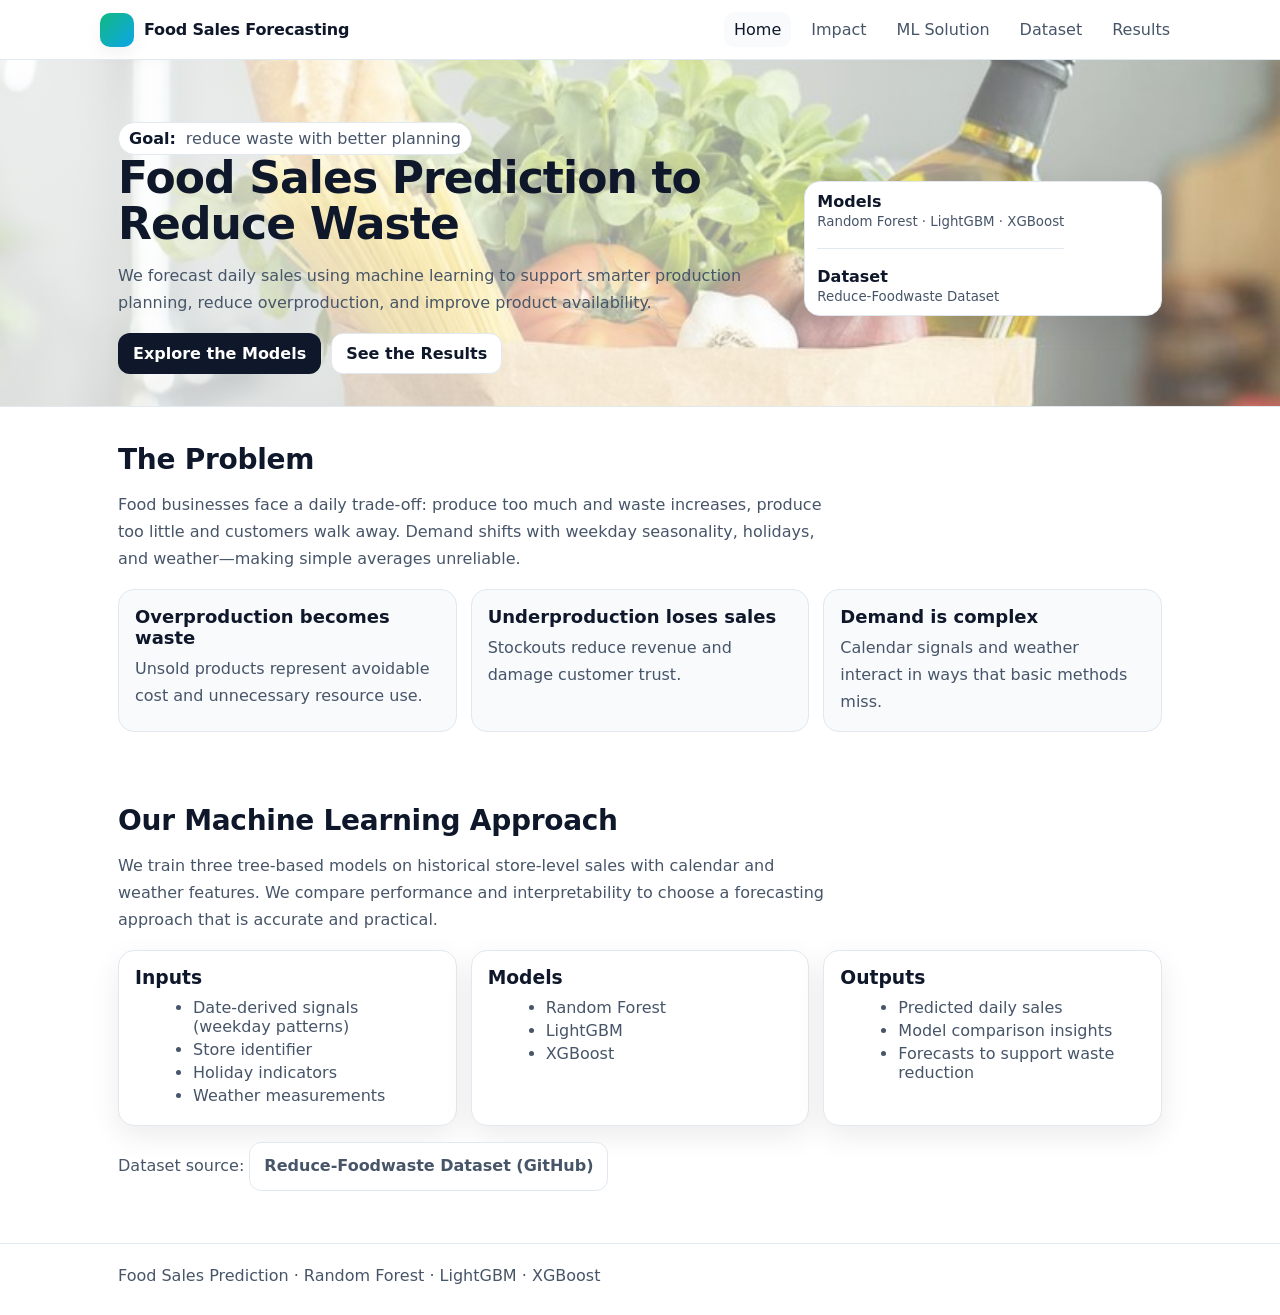
<file: docs/index.html>
<!doctype html>
<html lang="en">
<head>
  <meta charset="utf-8" />
  <meta name="viewport" content="width=device-width,initial-scale=1" />
  <title>Food Sales Prediction to Reduce Waste</title>
  <link rel="stylesheet" href="assets/style.css" />
</head>
<body>
  <header class="nav">
    <div class="container nav-inner">
      <a class="brand" href="index.html"><span class="logo"></span> Food Sales Forecasting</a>
      <nav class="links">
        <a class="active" href="index.html">Home</a>
        <a href="impact.html">Impact</a>
        <a href="ml-solution.html">ML Solution</a>
        <a href="dataset.html">Dataset</a>
        <a href="results.html">Results</a>
      </nav>
    </div>
  </header>

  <main>
    <section class="hero hero-photo">
      <div class="container hero-grid">
        <div>
          <div class="kicker"><b>Goal:</b> reduce waste with better planning</div>
          <h1>Food Sales Prediction to Reduce Waste</h1>
          <p class="lead">
            We forecast daily sales using machine learning to support smarter production planning,
            reduce overproduction, and improve product availability.
          </p>
          <div class="cta">
            <a class="btn primary" href="ml-solution.html">Explore the Models</a>
            <a class="btn" href="results.html">See the Results</a>
          </div>
        </div>
        <div class="badge">
          <div>
            <strong>Models</strong>
            <small>Random Forest · LightGBM · XGBoost</small>
            <hr />
            <strong>Dataset</strong>
            <small>Reduce-Foodwaste Dataset</small>
          </div>
        </div>
      </div>
    </section>

    <section class="section">
      <div class="container">
        <h2>The Problem</h2>
        <p class="lead">
          Food businesses face a daily trade-off: produce too much and waste increases,
          produce too little and customers walk away. Demand shifts with weekday seasonality,
          holidays, and weather—making simple averages unreliable.
        </p>

        <div class="grid3">
          <div class="card">
            <h3>Overproduction becomes waste</h3>
            <p>Unsold products represent avoidable cost and unnecessary resource use.</p>
          </div>
          <div class="card">
            <h3>Underproduction loses sales</h3>
            <p>Stockouts reduce revenue and damage customer trust.</p>
          </div>
          <div class="card">
            <h3>Demand is complex</h3>
            <p>Calendar signals and weather interact in ways that basic methods miss.</p>
          </div>
        </div>
      </div>
    </section>

    <section class="section">
      <div class="container">
        <h2>Our Machine Learning Approach</h2>
        <p class="lead">
          We train three tree-based models on historical store-level sales with calendar and weather features.
          We compare performance and interpretability to choose a forecasting approach that is accurate and practical.
        </p>

        <div class="pipeline">
          <div class="pipe">
            <h3>Inputs</h3>
            <ul>
              <li>Date-derived signals (weekday patterns)</li>
              <li>Store identifier</li>
              <li>Holiday indicators</li>
              <li>Weather measurements</li>
            </ul>
          </div>
          <div class="pipe">
            <h3>Models</h3>
            <ul>
              <li>Random Forest</li>
              <li>LightGBM</li>
              <li>XGBoost</li>
            </ul>
          </div>
          <div class="pipe">
            <h3>Outputs</h3>
            <ul>
              <li>Predicted daily sales</li>
              <li>Model comparison insights</li>
              <li>Forecasts to support waste reduction</li>
            </ul>
          </div>
        </div>

        <p style="margin-top:16px">
          Dataset source: <a class="btn" href="https://github.com/Green-AI-Hub-Mittelstand/Reduce-Foodwaste-Dataset" target="_blank" rel="noreferrer">
            Reduce-Foodwaste Dataset (GitHub)
          </a>
        </p>
      </div>
    </section>
  </main>

  <footer class="footer">
    <div class="container">
      <div>Food Sales Prediction · Random Forest · LightGBM · XGBoost</div>
    </div>
  </footer>
</body>
</html>
</file>
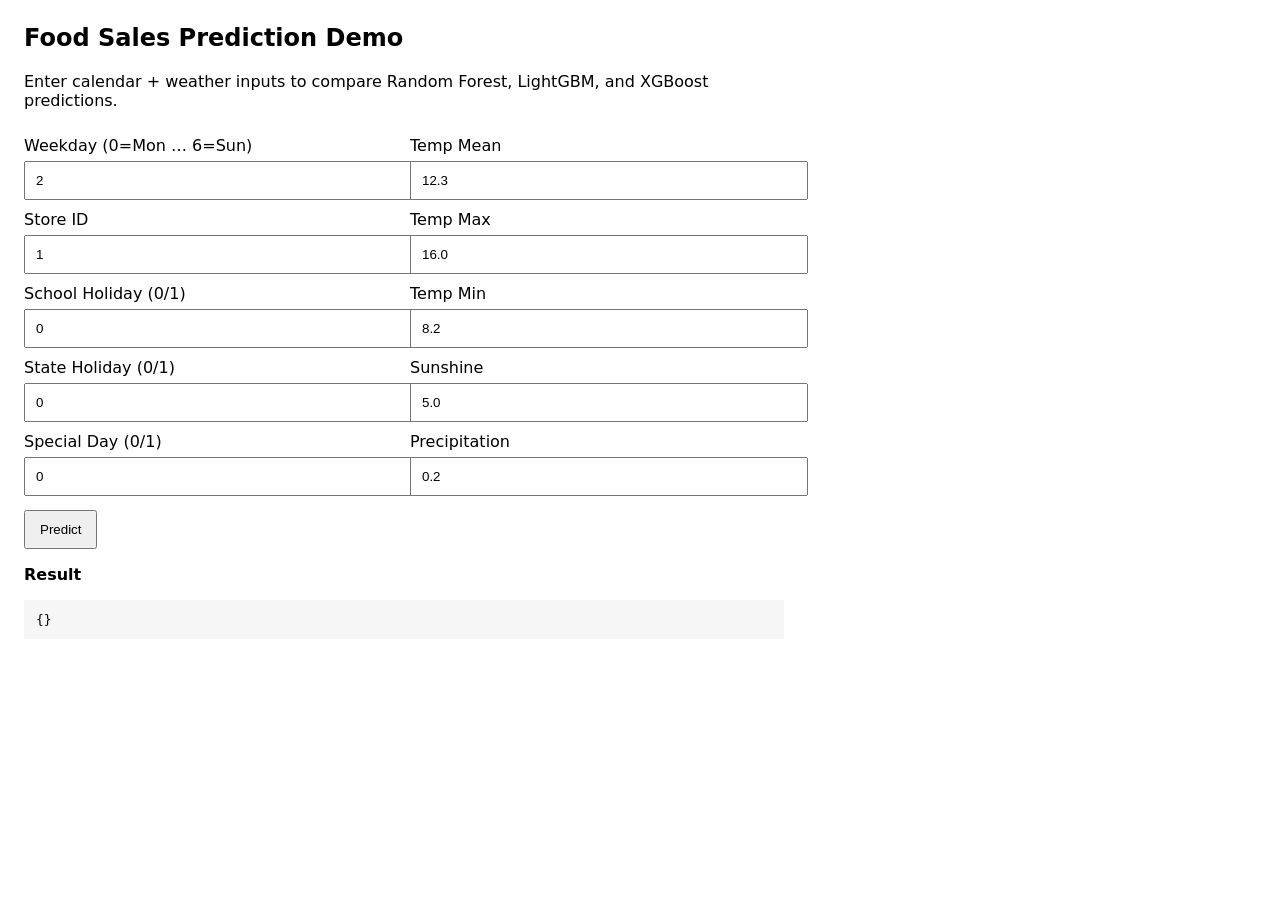
<file: website/index.html>
<!doctype html>
<html>
<head>
  <meta charset="utf-8" />
  <meta name="viewport" content="width=device-width,initial-scale=1" />
  <title>Food Sales Prediction Demo</title>
  <style>
    body{font-family:system-ui,Arial;margin:24px;max-width:760px}
    label{display:block;margin-top:10px}
    input{width:100%;padding:10px;margin-top:6px}
    button{margin-top:14px;padding:10px 14px;cursor:pointer}
    .grid{display:grid;grid-template-columns:1fr 1fr;gap:12px}
    pre{background:#f6f6f6;padding:12px;overflow:auto}
  </style>
</head>
<body>
  <h2>Food Sales Prediction Demo</h2>
  <p>Enter calendar + weather inputs to compare Random Forest, LightGBM, and XGBoost predictions.</p>

  <div class="grid">
    <div>
      <label>Weekday (0=Mon … 6=Sun)
        <input id="weekday" type="number" min="0" max="6" value="2" />
      </label>
      <label>Store ID
        <input id="store_id" type="number" min="0" value="1" />
      </label>
      <label>School Holiday (0/1)
        <input id="is_school_holiday" type="number" min="0" max="1" value="0" />
      </label>
      <label>State Holiday (0/1)
        <input id="is_state_holiday" type="number" min="0" max="1" value="0" />
      </label>
      <label>Special Day (0/1)
        <input id="is_special_day" type="number" min="0" max="1" value="0" />
      </label>
    </div>

    <div>
      <label>Temp Mean
        <input id="temp_mean" type="number" step="0.1" value="12.3" />
      </label>
      <label>Temp Max
        <input id="temp_max" type="number" step="0.1" value="16.0" />
      </label>
      <label>Temp Min
        <input id="temp_min" type="number" step="0.1" value="8.2" />
      </label>
      <label>Sunshine
        <input id="sunshine" type="number" step="0.1" value="5.0" />
      </label>
      <label>Precipitation
        <input id="precipitation" type="number" step="0.1" value="0.2" />
      </label>
    </div>
  </div>

  <button onclick="runPredict()">Predict</button>
  <p><b>Result</b></p>
  <pre id="out">{}</pre>

  <script>
    // Replace with your deployed FastAPI URL, e.g. https://your-api.onrender.com
    const API_BASE = "http://localhost:8000";

    async function runPredict(){
      const payload = {
        weekday: Number(document.getElementById("weekday").value),
        store_id: Number(document.getElementById("store_id").value),
        is_school_holiday: Number(document.getElementById("is_school_holiday").value),
        is_state_holiday: Number(document.getElementById("is_state_holiday").value),
        is_special_day: Number(document.getElementById("is_special_day").value),
        temp_mean: Number(document.getElementById("temp_mean").value),
        temp_max: Number(document.getElementById("temp_max").value),
        temp_min: Number(document.getElementById("temp_min").value),
        sunshine: Number(document.getElementById("sunshine").value),
        precipitation: Number(document.getElementById("precipitation").value),
      };

      const res = await fetch(`${API_BASE}/predict`, {
        method: "POST",
        headers: {"Content-Type":"application/json"},
        body: JSON.stringify(payload)
      });

      const data = await res.json();
      document.getElementById("out").textContent = JSON.stringify(data, null, 2);
    }
  </script>
</body>
</html>
</file>
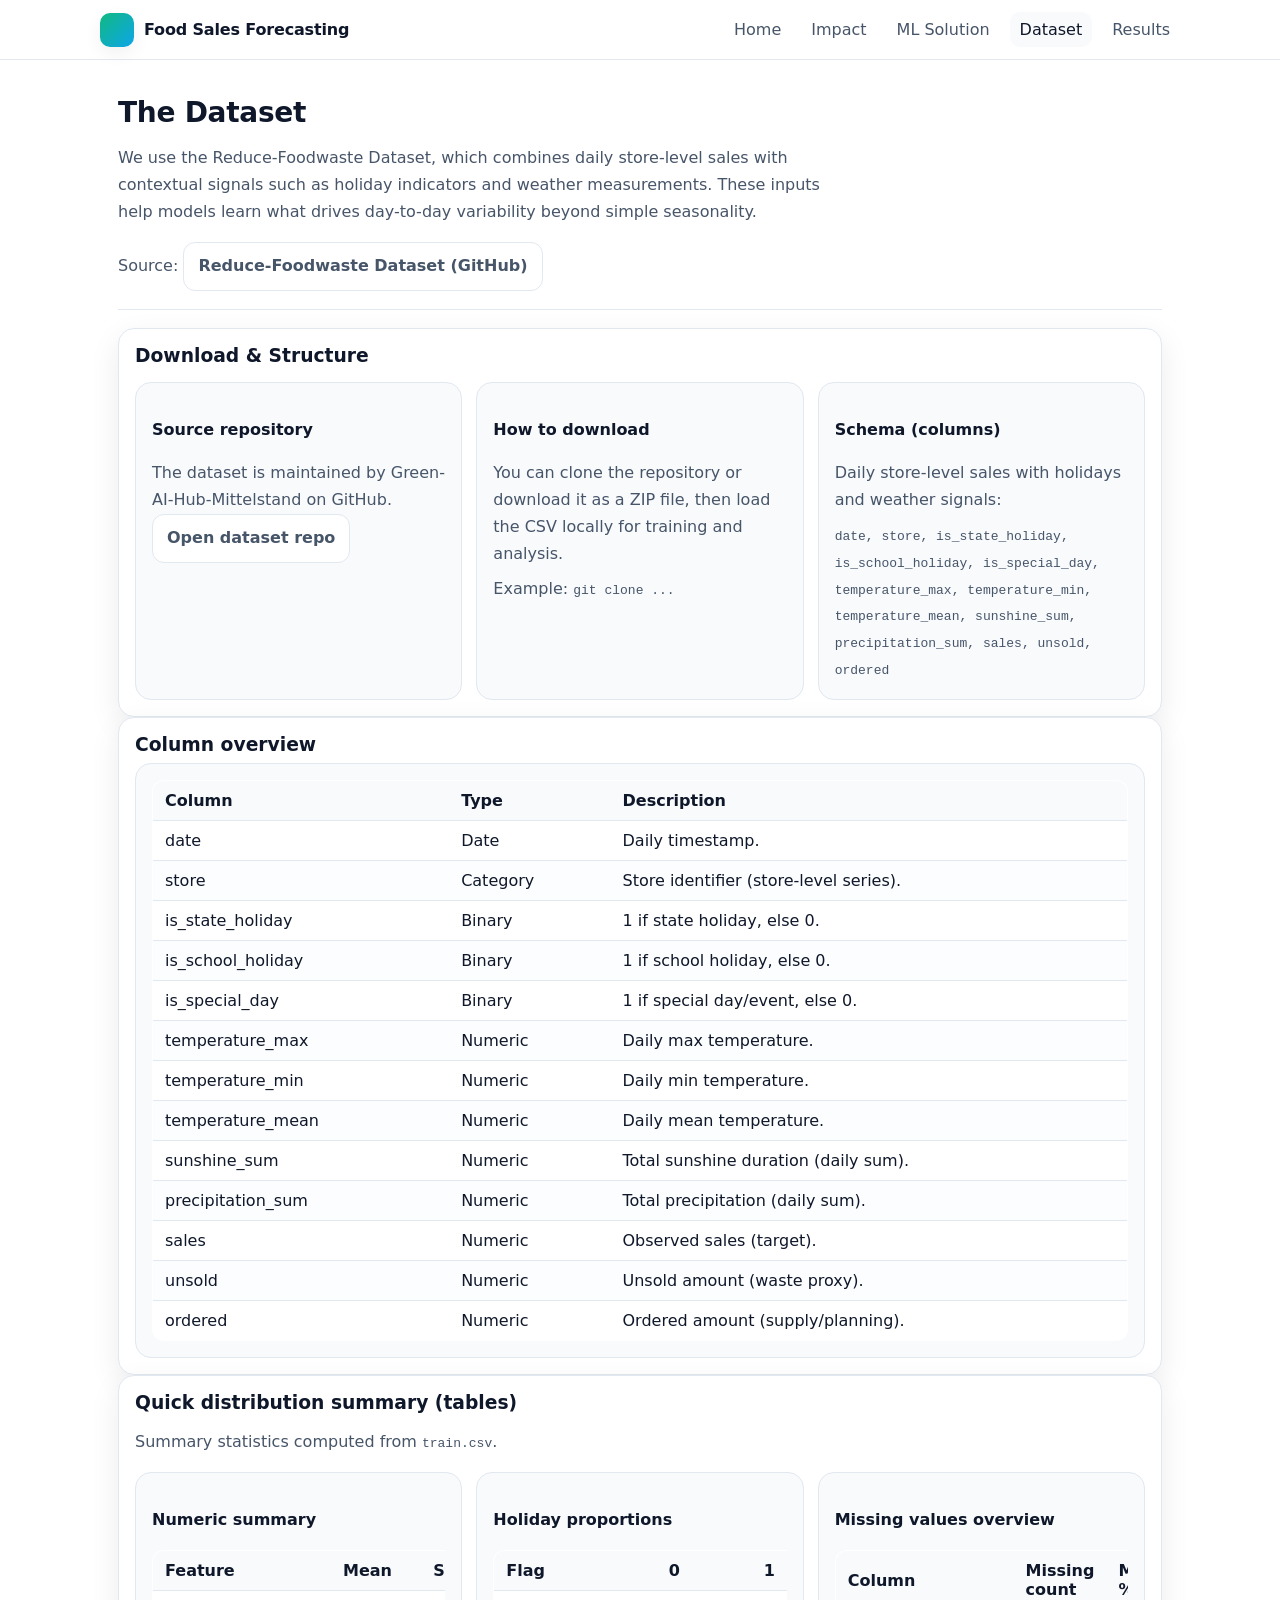
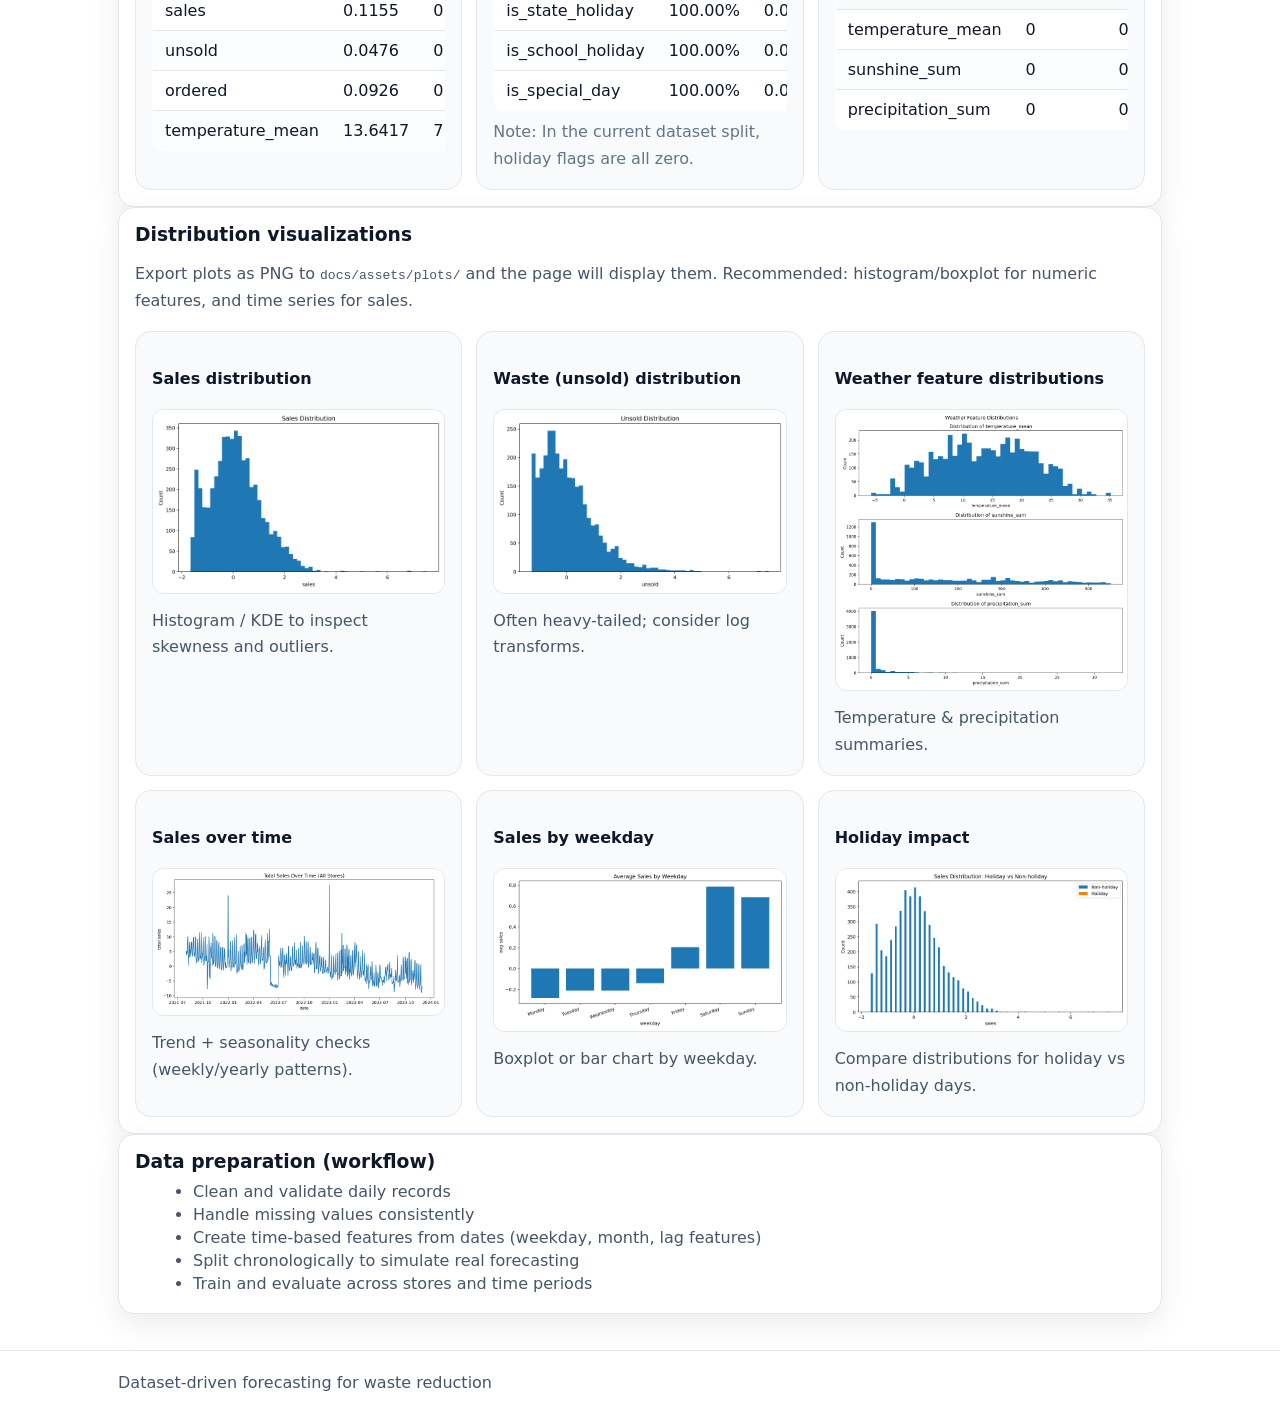
<file: docs/dataset.html>
<!doctype html>
<html lang="en">
<head>
  <meta charset="utf-8" />
  <meta name="viewport" content="width=device-width,initial-scale=1" />
  <title>Dataset · Food Sales Forecasting</title>
  <link rel="stylesheet" href="assets/style.css" />
</head>
<body>
  <header class="nav">
    <div class="container nav-inner">
      <a class="brand" href="index.html"><span class="logo"></span> Food Sales Forecasting</a>
      <nav class="links">
        <a href="index.html">Home</a>
        <a href="impact.html">Impact</a>
        <a href="ml-solution.html">ML Solution</a>
        <a class="active" href="dataset.html">Dataset</a>
        <a href="results.html">Results</a>
      </nav>
    </div>
  </header>

  <main class="section">
    <div class="container">
      <h2>The Dataset</h2>
      <p class="lead">
        We use the Reduce-Foodwaste Dataset, which combines daily store-level sales with contextual signals
        such as holiday indicators and weather measurements. These inputs help models learn what drives
        day-to-day variability beyond simple seasonality.
      </p>

      <p>
        Source:
        <a class="btn" href="https://github.com/Green-AI-Hub-Mittelstand/Reduce-Foodwaste-Dataset" target="_blank" rel="noreferrer">
          Reduce-Foodwaste Dataset (GitHub)
        </a>
      </p>

      <hr />


      <section class="pipe">
        <h3>Download & Structure</h3>

        <div class="grid3">
          <div class="card">
            <h4>Source repository</h4>
            <p style="color:#475569;">
              The dataset is maintained by Green-AI-Hub-Mittelstand on GitHub.
            </p>
            <p>
              <a class="btn" href="https://github.com/Green-AI-Hub-Mittelstand/Reduce-Foodwaste-Dataset" target="_blank" rel="noreferrer">
                Open dataset repo
              </a>
            </p>
          </div>

          <div class="card">
            <h4>How to download</h4>
            <p style="color:#475569;">
              You can clone the repository or download it as a ZIP file, then load the CSV locally for training and analysis.
            </p>
            <p style="color:#475569; margin-top:8px;">
              Example: <code>git clone ...</code>
            </p>
          </div>

          <div class="card">
            <h4>Schema (columns)</h4>
            <p style="color:#475569;">
              Daily store-level sales with holidays and weather signals:
            </p>
            <p style="color:#475569; margin-top:8px;">
              <code>date, store, is_state_holiday, is_school_holiday, is_special_day, temperature_max, temperature_min, temperature_mean, sunshine_sum, precipitation_sum, sales, unsold, ordered</code>
            </p>
          </div>
        </div>
      </section>

      <section class="pipe">
        <h3>Column overview</h3>
        <div class="card" style="overflow:auto;">
          <table class="table">
            <thead>
              <tr>
                <th>Column</th>
                <th>Type</th>
                <th>Description</th>
              </tr>
            </thead>
            <tbody>
              <tr><td>date</td><td>Date</td><td>Daily timestamp.</td></tr>
              <tr><td>store</td><td>Category</td><td>Store identifier (store-level series).</td></tr>
              <tr><td>is_state_holiday</td><td>Binary</td><td>1 if state holiday, else 0.</td></tr>
              <tr><td>is_school_holiday</td><td>Binary</td><td>1 if school holiday, else 0.</td></tr>
              <tr><td>is_special_day</td><td>Binary</td><td>1 if special day/event, else 0.</td></tr>
              <tr><td>temperature_max</td><td>Numeric</td><td>Daily max temperature.</td></tr>
              <tr><td>temperature_min</td><td>Numeric</td><td>Daily min temperature.</td></tr>
              <tr><td>temperature_mean</td><td>Numeric</td><td>Daily mean temperature.</td></tr>
              <tr><td>sunshine_sum</td><td>Numeric</td><td>Total sunshine duration (daily sum).</td></tr>
              <tr><td>precipitation_sum</td><td>Numeric</td><td>Total precipitation (daily sum).</td></tr>
              <tr><td>sales</td><td>Numeric</td><td>Observed sales (target).</td></tr>
              <tr><td>unsold</td><td>Numeric</td><td>Unsold amount (waste proxy).</td></tr>
              <tr><td>ordered</td><td>Numeric</td><td>Ordered amount (supply/planning).</td></tr>
            </tbody>
          </table>
        </div>
      </section>

      <section class="pipe">
        <h3>Quick distribution summary (tables)</h3>
        <p style="color:#475569;">
          Summary statistics computed from <code>train.csv</code>.
        </p>

        <div class="grid3">

          <!-- Numeric summary -->
          <div class="card">
            <h4>Numeric summary</h4>
            <div style="overflow:auto;">
              <table class="table">
                <thead>
                  <tr>
                    <th>Feature</th>
                    <th>Mean</th>
                    <th>Std</th>
                    <th>Min</th>
                    <th>Max</th>
                  </tr>
                </thead>
                <tbody>
                  <tr><td>sales</td><td>0.1155</td><td>0.9977</td><td>-1.657</td><td>7.54</td></tr>
                  <tr><td>unsold</td><td>0.0476</td><td>0.9945</td><td>-1.2898</td><td>7.4724</td></tr>
                  <tr><td>ordered</td><td>0.0926</td><td>0.9675</td><td>-1.7158</td><td>7.8692</td></tr>
                  <tr><td>temperature_mean</td><td>13.6417</td><td>7.8255</td><td>-5.6545</td><td>35.1727</td></tr>
                </tbody>
              </table>
            </div>
          </div>

          <!-- Holiday proportions -->
          <div class="card">
            <h4>Holiday proportions</h4>
            <div style="overflow:auto;">
              <table class="table">
                <thead>
                  <tr>
                    <th>Flag</th>
                    <th>0</th>
                    <th>1</th>
                  </tr>
                </thead>
                <tbody>
                  <tr><td>is_state_holiday</td><td>100.00%</td><td>0.00%</td></tr>
                  <tr><td>is_school_holiday</td><td>100.00%</td><td>0.00%</td></tr>
                  <tr><td>is_special_day</td><td>100.00%</td><td>0.00%</td></tr>
                </tbody>
              </table>
            </div>
            <p style="color:#64748b; margin-top:8px;">
              Note: In the current dataset split, holiday flags are all zero.
            </p>
          </div>

          <!-- Missing overview -->
          <div class="card">
            <h4>Missing values overview</h4>
            <div style="overflow:auto;">
              <table class="table">
                <thead>
                  <tr>
                    <th>Column</th>
                    <th>Missing count</th>
                    <th>Missing %</th>
                  </tr>
                </thead>
                <tbody>
                  <tr><td>temperature_mean</td><td>0</td><td>0.00%</td></tr>
                  <tr><td>sunshine_sum</td><td>0</td><td>0.00%</td></tr>
                  <tr><td>precipitation_sum</td><td>0</td><td>0.00%</td></tr>
                </tbody>
              </table>
            </div>
          </div>

        </div>
      </section>

      <section class="pipe">
        <h3>Distribution visualizations</h3>
        <p style="color:#475569;">
          Export plots as PNG to <code>docs/assets/plots/</code> and the page will display them.
          Recommended: histogram/boxplot for numeric features, and time series for sales.
        </p>

        <div class="grid3">
          <div class="card">
            <h4>Sales distribution</h4>
            <img
              src="assets/plots/dist_sales.png"
              alt="Distribution of sales"
              style="width:100%; border-radius:12px; border:1px solid #e2e8f0;"
            >
            <p style="margin-top:10px; color:#475569;">
              Histogram / KDE to inspect skewness and outliers.
            </p>
          </div>

          <div class="card">
            <h4>Waste (unsold) distribution</h4>
            <img
              src="assets/plots/dist_unsold.png"
              alt="Distribution of unsold"
              style="width:100%; border-radius:12px; border:1px solid #e2e8f0;"
            >
            <p style="margin-top:10px; color:#475569;">
              Often heavy-tailed; consider log transforms.
            </p>
          </div>

          <div class="card">
            <h4>Weather feature distributions</h4>
            <img
              src="assets/plots/dist_weather.png"
              alt="Distributions of temperature and weather variables"
              style="width:100%; border-radius:12px; border:1px solid #e2e8f0;"
            >
            <p style="margin-top:10px; color:#475569;">
              Temperature & precipitation summaries.
            </p>
          </div>
        </div>

        <div class="grid3" style="margin-top:14px;">
          <div class="card">
            <h4>Sales over time</h4>
            <img
              src="assets/plots/timeseries_sales_total.png"
              alt="Total sales over time"
              style="width:100%; border-radius:12px; border:1px solid #e2e8f0;"
            >
            <p style="margin-top:10px; color:#475569;">
              Trend + seasonality checks (weekly/yearly patterns).
            </p>
          </div>

          <div class="card">
            <h4>Sales by weekday</h4>
            <img
              src="assets/plots/sales_by_weekday.png"
              alt="Sales by weekday"
              style="width:100%; border-radius:12px; border:1px solid #e2e8f0;"
            >
            <p style="margin-top:10px; color:#475569;">
              Boxplot or bar chart by weekday.
            </p>
          </div>

          <div class="card">
            <h4>Holiday impact</h4>
            <img
              src="assets/plots/sales_holiday_effect.png"
              alt="Sales holiday effect"
              style="width:100%; border-radius:12px; border:1px solid #e2e8f0;"
            >
            <p style="margin-top:10px; color:#475569;">
              Compare distributions for holiday vs non-holiday days.
            </p>
          </div>
        </div>
      </section>

      <section class="pipe">
        <h3>Data preparation (workflow)</h3>
        <ul>
          <li>Clean and validate daily records</li>
          <li>Handle missing values consistently</li>
          <li>Create time-based features from dates (weekday, month, lag features)</li>
          <li>Split chronologically to simulate real forecasting</li>
          <li>Train and evaluate across stores and time periods</li>
        </ul>
      </section>
    </div>
  </main>

  <footer class="footer">
    <div class="container">Dataset-driven forecasting for waste reduction</div>
  </footer>
</body>
</html>
</file>
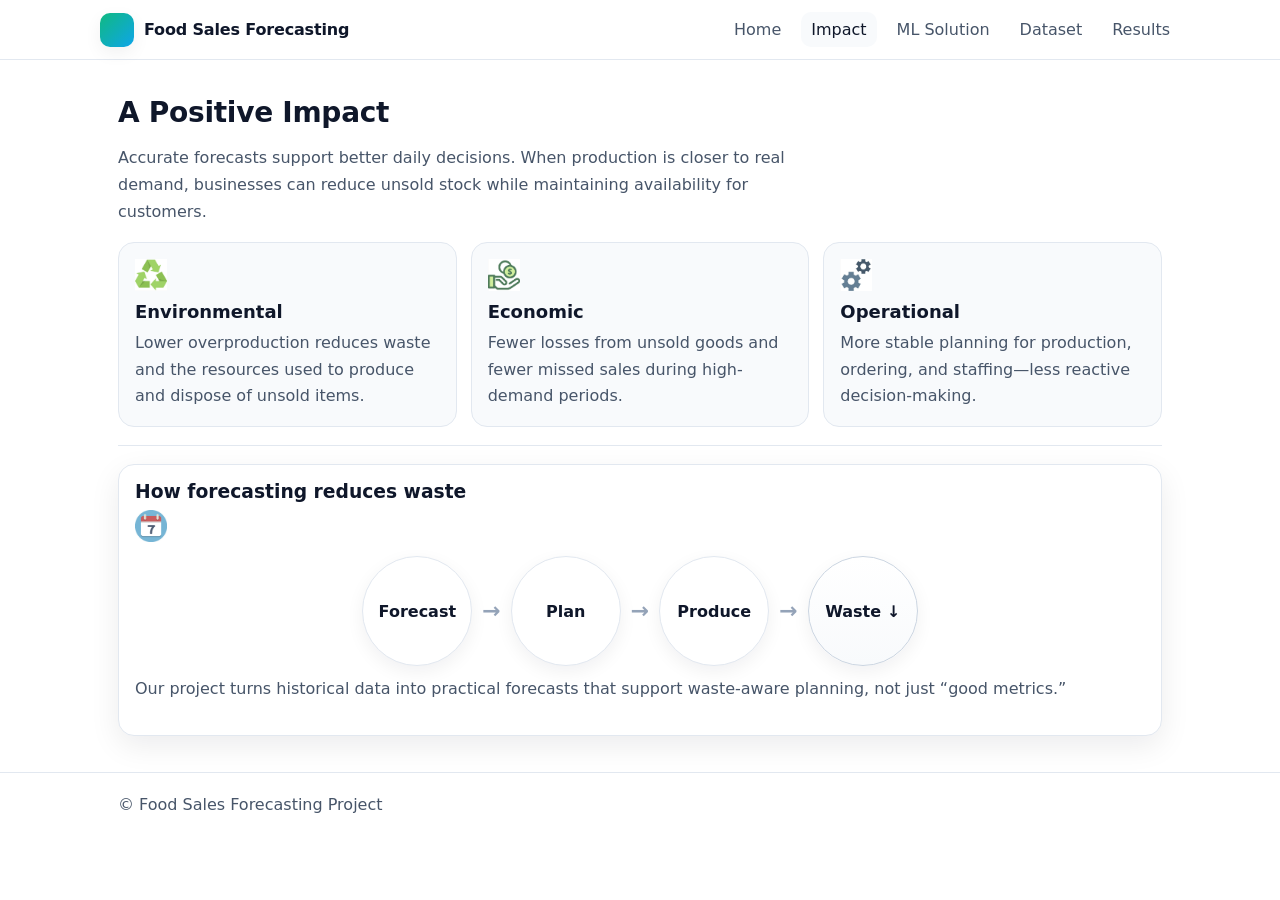
<file: docs/impact.html>
<!doctype html>
<html lang="en">
<head>
  <meta charset="utf-8" />
  <meta name="viewport" content="width=device-width,initial-scale=1" />
  <title>Impact · Food Sales Forecasting</title>
  <link rel="stylesheet" href="assets/style.css" />
</head>
<body>
  <header class="nav">
    <div class="container nav-inner">
      <a class="brand" href="index.html"><span class="logo"></span> Food Sales Forecasting</a>
      <nav class="links">
        <a href="index.html">Home</a>
        <a class="active" href="impact.html">Impact</a>
        <a href="ml-solution.html">ML Solution</a>
        <a href="dataset.html">Dataset</a>
        <a href="results.html">Results</a>
      </nav>
    </div>
  </header>

  <main class="section">
    <div class="container">
      <h2>A Positive Impact</h2>
      <p class="lead">
        Accurate forecasts support better daily decisions. When production is closer to real demand,
        businesses can reduce unsold stock while maintaining availability for customers.
      </p>

      <div class="grid3">
        <div class="card">
            <img src="assets/recycle.png" alt="Environmental impact" class="icon">
            <h3>Environmental</h3>
            <p>Lower overproduction reduces waste and the resources used to produce and dispose of unsold items.</p>
          </div>
          
          <div class="card">
            <img src="assets/money.png" alt="Economic impact" class="icon">
            <h3>Economic</h3>
            <p>Fewer losses from unsold goods and fewer missed sales during high-demand periods.</p>
          </div>
          
          <div class="card">
            <img src="assets/gear.png" alt="Operational impact" class="icon">
            <h3>Operational</h3>
            <p>More stable planning for production, ordering, and staffing—less reactive decision-making.</p>
          </div>
      </div>

      <hr />

      <section class="pipe">
        <h3>How forecasting reduces waste</h3>
        <img src="assets/calendar.png" alt="Planning calendar" class="icon">

        <div class="flow" aria-label="Forecasting flow: Forecast, Plan, Produce, Waste down">
          <div class="node">Forecast</div>
          <div class="arrow" aria-hidden="true">→</div>
          <div class="node">Plan</div>
          <div class="arrow" aria-hidden="true">→</div>
          <div class="node">Produce</div>
          <div class="arrow" aria-hidden="true">→</div>
          <div class="node node-accent">Waste ↓</div>
        </div>

        <p class="flow-note">
          Our project turns historical data into practical forecasts that support waste-aware planning,
          not just “good metrics.”
        </p>
      </section>

      <style>
        /* Flow circles */
        .flow{
          display:flex;
          align-items:center;
          justify-content:center;
          flex-wrap:wrap;
          gap:10px;
          margin:14px 0 10px;
        }

        .flow .node{
          width:110px;
          height:110px;
          border-radius:999px;
          display:flex;
          align-items:center;
          justify-content:center;
          text-align:center;
          font-weight:600;
          padding:10px;
          background:#fff;
          border:1px solid #e2e8f0;
          box-shadow:0 6px 18px rgba(15, 23, 42, 0.06);
        }

        .flow .node-accent{
          border-color:#cbd5e1;
          background:linear-gradient(180deg, #ffffff, #f8fafc);
        }

        .flow .arrow{
          font-size:22px;
          line-height:1;
          color:#94a3b8;
          font-weight:700;
          user-select:none;
        }

        .flow-note{
          margin-top:8px;
          color:#475569;
        }

        /* Mobile: stack with down arrows */
        @media (max-width: 520px){
          .flow{
            flex-direction:column;
            gap:8px;
          }
          .flow .arrow{
            transform:rotate(90deg);
          }
        }
      </style>    
    </div>
  </main>

  <footer class="footer">
    <div class="container">© Food Sales Forecasting Project</div>
  </footer>
</body>
</html>
</file>
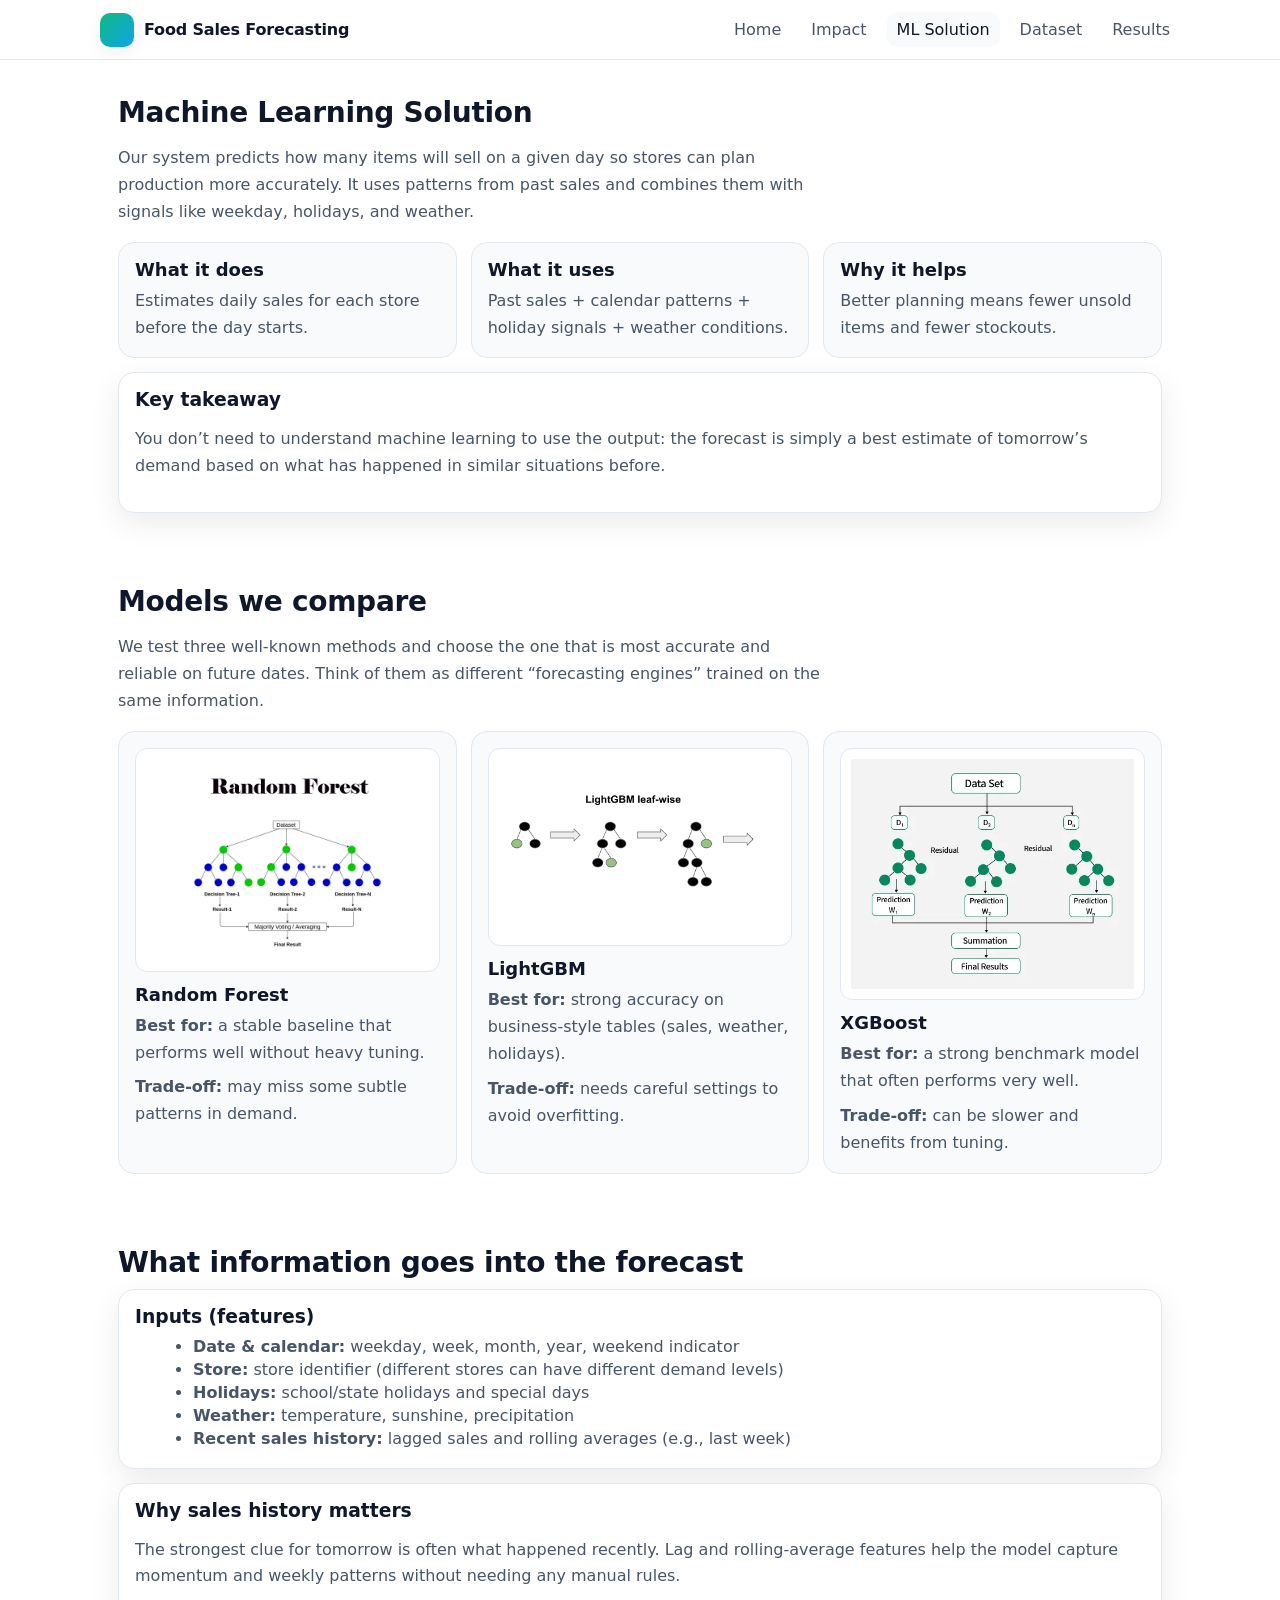
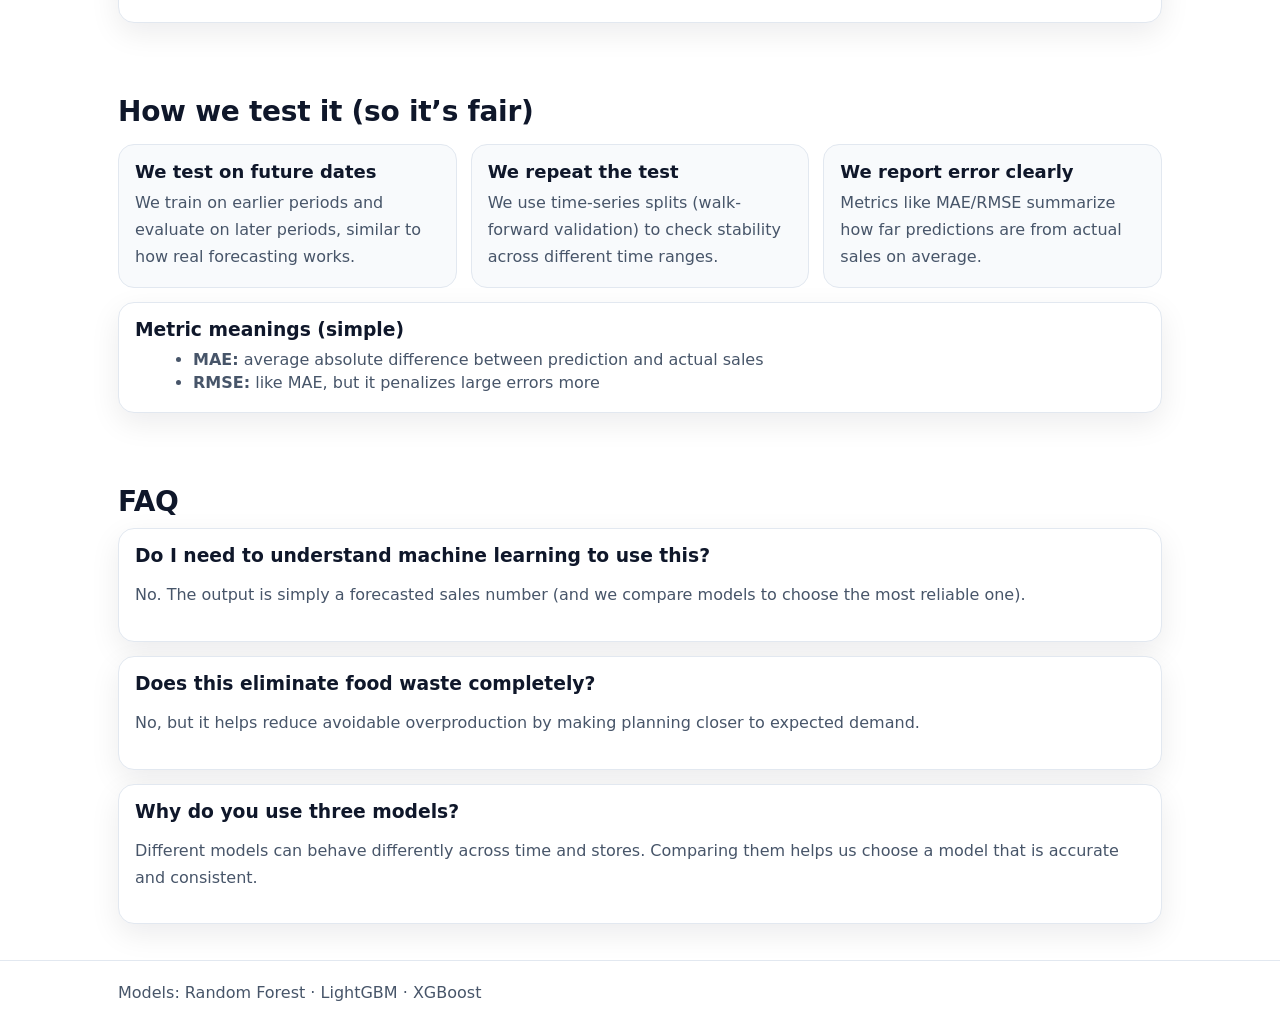
<file: docs/ml-solution.html>
<!doctype html>
<html lang="en">
<head>
  <meta charset="utf-8" />
  <meta name="viewport" content="width=device-width,initial-scale=1" />
  <title>ML Solution · Food Sales Forecasting</title>
  <link rel="stylesheet" href="assets/style.css" />
</head>
<body>
  <header class="nav">
    <div class="container nav-inner">
      <a class="brand" href="index.html"><span class="logo"></span> Food Sales Forecasting</a>
      <nav class="links">
        <a href="index.html">Home</a>
        <a href="impact.html">Impact</a>
        <a class="active" href="ml-solution.html">ML Solution</a>
        <a href="dataset.html">Dataset</a>
        <a href="results.html">Results</a>
      </nav>
    </div>
  </header>

  <main>
    <!-- TOP SUMMARY -->
    <section class="section">
      <div class="container">
        <h2>Machine Learning Solution</h2>
        <p class="lead">
          Our system predicts how many items will sell on a given day so stores can plan production more accurately.
          It uses patterns from past sales and combines them with signals like weekday, holidays, and weather.
        </p>

        <div class="grid3">
          <div class="card">
            <h3>What it does</h3>
            <p>Estimates daily sales for each store before the day starts.</p>
          </div>
          <div class="card">
            <h3>What it uses</h3>
            <p>Past sales + calendar patterns + holiday signals + weather conditions.</p>
          </div>
          <div class="card">
            <h3>Why it helps</h3>
            <p>Better planning means fewer unsold items and fewer stockouts.</p>
          </div>
        </div>

        <div class="pipe" style="margin-top:14px">
          <h3>Key takeaway</h3>
          <p>
            You don’t need to understand machine learning to use the output: the forecast is simply a best estimate
            of tomorrow’s demand based on what has happened in similar situations before.
          </p>
        </div>
      </div>
    </section>

    <!-- MODELS (NON-TECHNICAL) -->
    <section class="section">
      <div class="container">
        <h2>Models we compare</h2>
        <p class="lead">
          We test three well-known methods and choose the one that is most accurate and reliable on future dates.
          Think of them as different “forecasting engines” trained on the same information.
        </p>

        <div class="grid3">
          <div class="card model-card">
            <img src="assets/random_forest.png"
                alt="Random Forest model diagram"
                class="model-img">
            <h3>Random Forest</h3>
            <p><b>Best for:</b> a stable baseline that performs well without heavy tuning.</p>
            <p style="margin-top:8px;"><b>Trade-off:</b> may miss some subtle patterns in demand.</p>
          </div>

          <div class="card model-card">
            <img src="assets/lightgbm.png"
                alt="LightGBM model diagram"
                class="model-img">
            <h3>LightGBM</h3>
            <p><b>Best for:</b> strong accuracy on business-style tables (sales, weather, holidays).</p>
            <p style="margin-top:8px;"><b>Trade-off:</b> needs careful settings to avoid overfitting.</p>
          </div>

          <div class="card model-card">
            <img src="assets/xgboost.png"
                alt="XGBoost model diagram"
                class="model-img">
            <h3>XGBoost</h3>
            <p><b>Best for:</b> a strong benchmark model that often performs very well.</p>
            <p style="margin-top:8px;"><b>Trade-off:</b> can be slower and benefits from tuning.</p>
          </div>
        </div>
      </div>
    </section>

    <!-- FEATURES -->
    <section class="section">
      <div class="container">
        <h2>What information goes into the forecast</h2>
        <div class="pipe">
          <h3>Inputs (features)</h3>
          <ul>
            <li><b>Date & calendar:</b> weekday, week, month, year, weekend indicator</li>
            <li><b>Store:</b> store identifier (different stores can have different demand levels)</li>
            <li><b>Holidays:</b> school/state holidays and special days</li>
            <li><b>Weather:</b> temperature, sunshine, precipitation</li>
            <li><b>Recent sales history:</b> lagged sales and rolling averages (e.g., last week)</li>
          </ul>
        </div>

        <div class="pipe" style="margin-top:14px">
          <h3>Why sales history matters</h3>
          <p>
            The strongest clue for tomorrow is often what happened recently. Lag and rolling-average features help
            the model capture momentum and weekly patterns without needing any manual rules.
          </p>
        </div>
      </div>
    </section>

    <!-- EVALUATION -->
    <section class="section">
      <div class="container">
        <h2>How we test it (so it’s fair)</h2>

        <div class="grid3">
          <div class="card">
            <h3>We test on future dates</h3>
            <p>
              We train on earlier periods and evaluate on later periods, similar to how real forecasting works.
            </p>
          </div>
          <div class="card">
            <h3>We repeat the test</h3>
            <p>
              We use time-series splits (walk-forward validation) to check stability across different time ranges.
            </p>
          </div>
          <div class="card">
            <h3>We report error clearly</h3>
            <p>
              Metrics like MAE/RMSE summarize how far predictions are from actual sales on average.
            </p>
          </div>
        </div>

        <div class="pipe" style="margin-top:14px">
          <h3>Metric meanings (simple)</h3>
          <ul>
            <li><b>MAE:</b> average absolute difference between prediction and actual sales</li>
            <li><b>RMSE:</b> like MAE, but it penalizes large errors more</li>
          </ul>
        </div>
      </div>
    </section>

    <!-- FAQ -->
    <section class="section">
      <div class="container">
        <h2>FAQ</h2>

        <div class="pipe">
          <h3>Do I need to understand machine learning to use this?</h3>
          <p>No. The output is simply a forecasted sales number (and we compare models to choose the most reliable one).</p>
        </div>

        <div class="pipe" style="margin-top:14px">
          <h3>Does this eliminate food waste completely?</h3>
          <p>No, but it helps reduce avoidable overproduction by making planning closer to expected demand.</p>
        </div>

        <div class="pipe" style="margin-top:14px">
          <h3>Why do you use three models?</h3>
          <p>Different models can behave differently across time and stores. Comparing them helps us choose a model that is accurate and consistent.</p>
        </div>
      </div>
    </section>
  </main>

  <footer class="footer">
    <div class="container">Models: Random Forest · LightGBM · XGBoost</div>
  </footer>
</body>
</html>
</file>
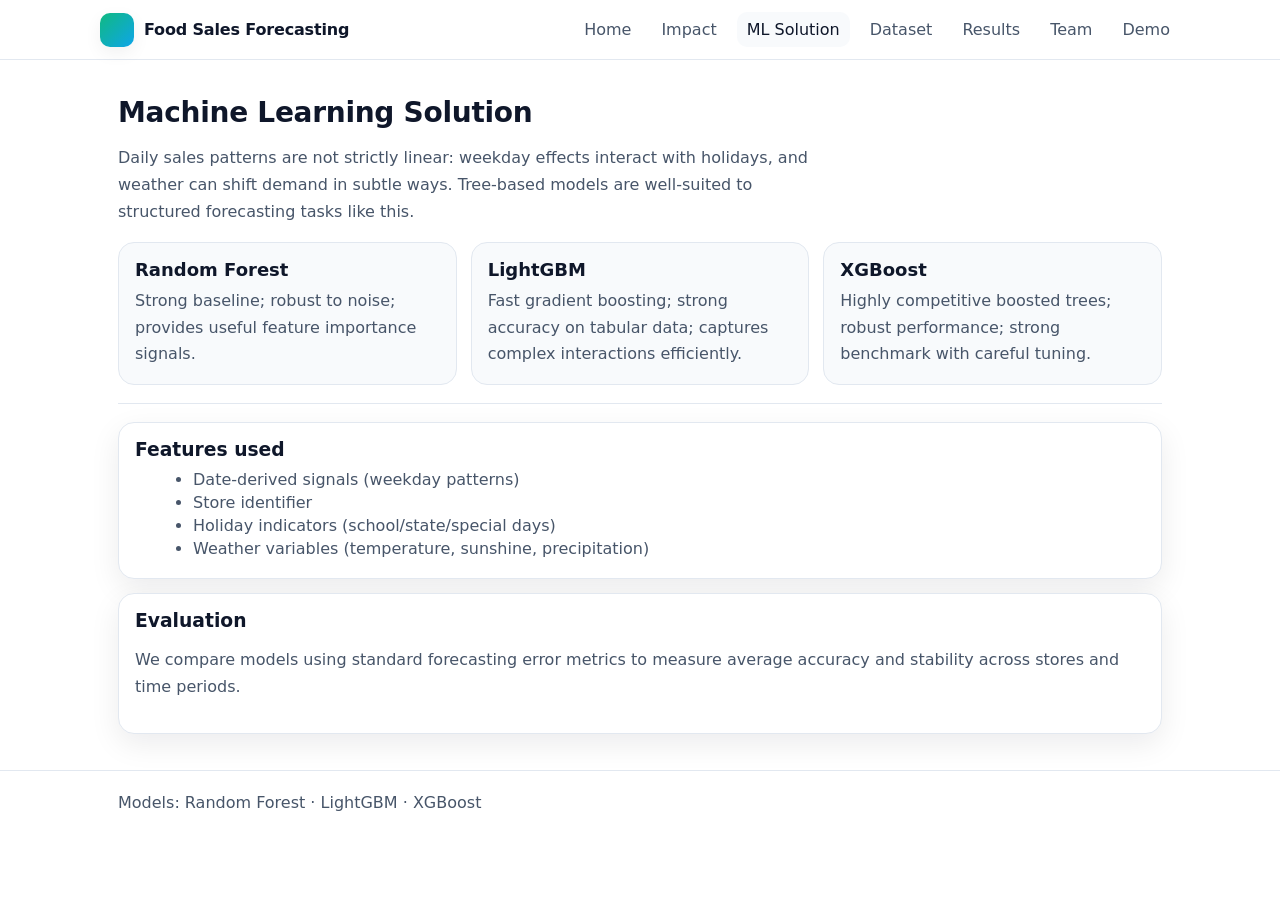
<file: docs/ml_solution.html>
<!doctype html>
<html lang="en">
<head>
  <meta charset="utf-8" />
  <meta name="viewport" content="width=device-width,initial-scale=1" />
  <title>ML Solution · Food Sales Forecasting</title>
  <link rel="stylesheet" href="assets/style.css" />
</head>
<body>
  <header class="nav">
    <div class="container nav-inner">
      <a class="brand" href="index.html"><span class="logo"></span> Food Sales Forecasting</a>
      <nav class="links">
        <a href="index.html">Home</a>
        <a href="impact.html">Impact</a>
        <a class="active" href="ml-solution.html">ML Solution</a>
        <a href="dataset.html">Dataset</a>
        <a href="results.html">Results</a>
        <a href="team.html">Team</a>
        <a href="demo.html">Demo</a>
      </nav>
    </div>
  </header>

  <main class="section">
    <div class="container">
      <h2>Machine Learning Solution</h2>
      <p class="lead">
        Daily sales patterns are not strictly linear: weekday effects interact with holidays,
        and weather can shift demand in subtle ways. Tree-based models are well-suited to structured
        forecasting tasks like this.
      </p>

      <div class="grid3">
        <div class="card">
          <h3>Random Forest</h3>
          <p>Strong baseline; robust to noise; provides useful feature importance signals.</p>
        </div>
        <div class="card">
          <h3>LightGBM</h3>
          <p>Fast gradient boosting; strong accuracy on tabular data; captures complex interactions efficiently.</p>
        </div>
        <div class="card">
          <h3>XGBoost</h3>
          <p>Highly competitive boosted trees; robust performance; strong benchmark with careful tuning.</p>
        </div>
      </div>

      <hr />

      <div class="pipe">
        <h3>Features used</h3>
        <ul>
          <li>Date-derived signals (weekday patterns)</li>
          <li>Store identifier</li>
          <li>Holiday indicators (school/state/special days)</li>
          <li>Weather variables (temperature, sunshine, precipitation)</li>
        </ul>
      </div>

      <div class="pipe" style="margin-top:14px">
        <h3>Evaluation</h3>
        <p>
          We compare models using standard forecasting error metrics to measure average accuracy and stability
          across stores and time periods.
        </p>
      </div>
    </div>
  </main>

  <footer class="footer">
    <div class="container">Models: Random Forest · LightGBM · XGBoost</div>
  </footer>
</body>
</html>
</file>
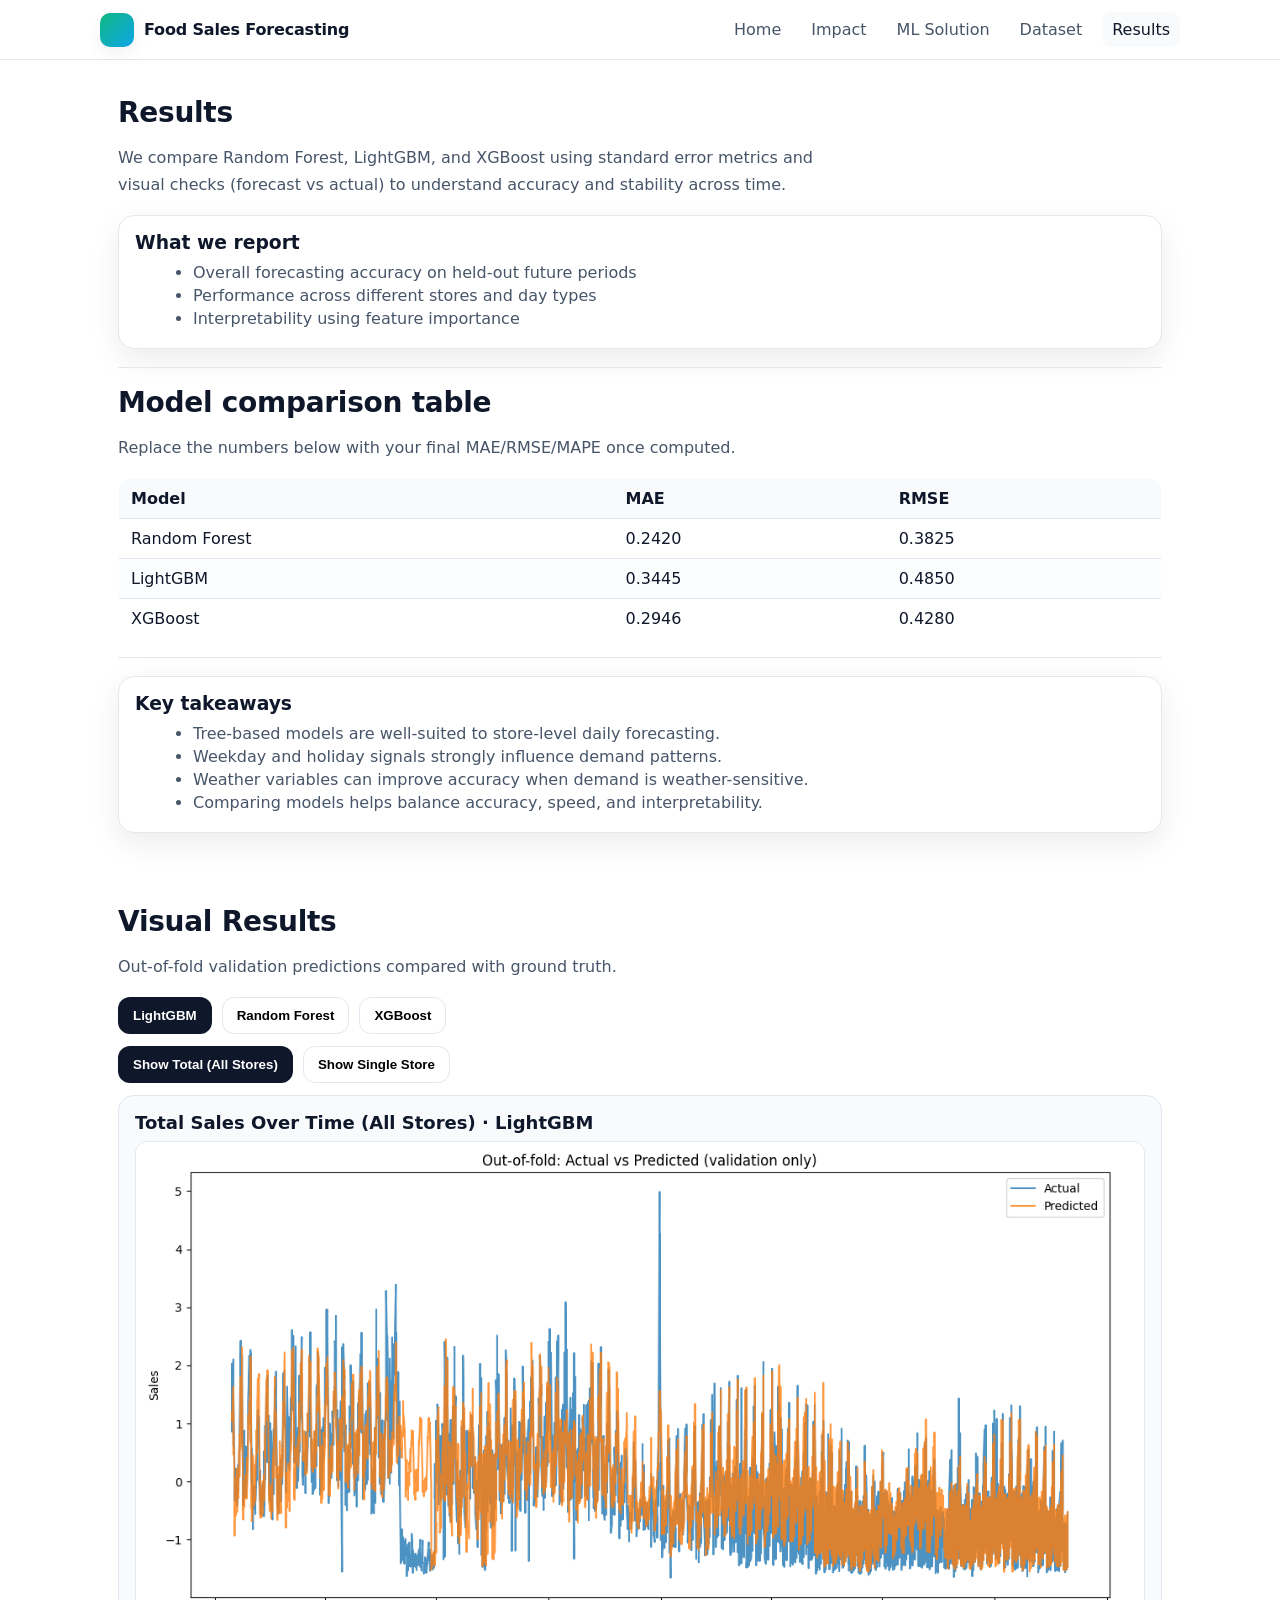
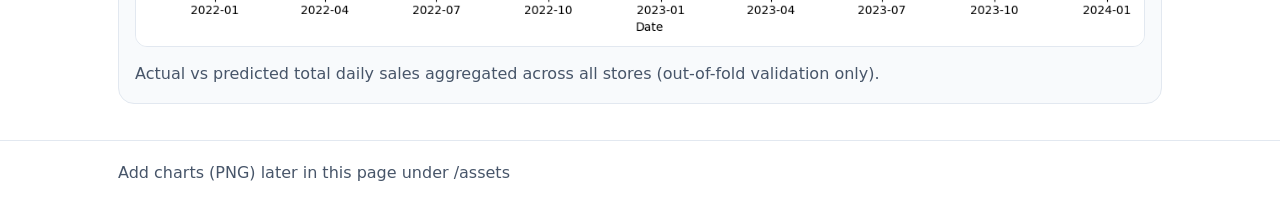
<file: docs/results.html>
<!doctype html>
<html lang="en">
<head>
  <meta charset="utf-8" />
  <meta name="viewport" content="width=device-width,initial-scale=1" />
  <title>Results · Food Sales Forecasting</title>
  <link rel="stylesheet" href="assets/style.css" />
</head>
<body>
  <header class="nav">
    <div class="container nav-inner">
      <a class="brand" href="index.html"><span class="logo"></span> Food Sales Forecasting</a>
      <nav class="links">
        <a href="index.html">Home</a>
        <a href="impact.html">Impact</a>
        <a href="ml-solution.html">ML Solution</a>
        <a href="dataset.html">Dataset</a>
        <a class="active" href="results.html">Results</a>
      </nav>
    </div>
  </header>

  <main class="section">
    <div class="container">
      <h2>Results</h2>
      <p class="lead">
        We compare Random Forest, LightGBM, and XGBoost using standard error metrics and visual checks
        (forecast vs actual) to understand accuracy and stability across time.
      </p>

      <div class="pipe">
        <h3>What we report</h3>
        <ul>
          <li>Overall forecasting accuracy on held-out future periods</li>
          <li>Performance across different stores and day types</li>
          <li>Interpretability using feature importance</li>
        </ul>
      </div>

      <hr />

      <h2>Model comparison table</h2>
      <p>Replace the numbers below with your final MAE/RMSE/MAPE once computed.</p>

      <table class="table">
        <thead>
          <tr><th>Model</th><th>MAE</th><th>RMSE</th></tr>
        </thead>
        <tbody>
          <tr><td>Random Forest</td><td>0.2420</td><td>0.3825</td></tr>
          <tr><td>LightGBM</td><td>0.3445</td><td>0.4850</td></tr>
          <tr><td>XGBoost</td><td>0.2946</td><td>0.4280</td></tr>
        </tbody>
      </table>

      <hr />

      <div class="pipe">
        <h3>Key takeaways</h3>
        <ul>
          <li>Tree-based models are well-suited to store-level daily forecasting.</li>
          <li>Weekday and holiday signals strongly influence demand patterns.</li>
          <li>Weather variables can improve accuracy when demand is weather-sensitive.</li>
          <li>Comparing models helps balance accuracy, speed, and interpretability.</li>
        </ul>
      </div>
    </div>
  </main>

    <!-- Replace your Visual Results section with this (no scatter; button toggles Total vs Single Store) -->
    <!-- Visual Results (Model Tabs + Total/Single toggle) -->
  <section class="section">
    <div class="container">
      <h2>Visual Results</h2>
      <p>Out-of-fold validation predictions compared with ground truth.</p>

      <!-- Model tabs -->
      <div class="cta" style="margin-top:12px; margin-bottom:12px;">
        <button class="btn primary" id="tabLGBM" type="button">LightGBM</button>
        <button class="btn" id="tabRF" type="button">Random Forest</button>
        <button class="btn" id="tabXGB" type="button">XGBoost</button>
      </div>

      <!-- Toggle: Total vs Store (applies to current model) -->
      <div class="cta" style="margin-top:8px; margin-bottom:12px;">
        <button class="btn primary" id="btnTotal" type="button">Show Total (All Stores)</button>
        <button class="btn" id="btnStore" type="button">Show Single Store</button>
      </div>

      <!-- ===================== LightGBM ===================== -->
      <div class="model-panel" id="panelLGBM">
        <!-- Total -->
        <div class="card view-total" id="lgbmTotal">
          <h3>Total Sales Over Time (All Stores) · LightGBM</h3>
          <img
            src="assets/plots/lightGBM_pred.png"
            alt="LightGBM total sales over time: actual vs predicted"
            style="width:100%; border-radius:12px; border:1px solid #e2e8f0;"
          >
          <p style="margin-top:10px; color:#475569;">
            Actual vs predicted total daily sales aggregated across all stores (out-of-fold validation only).
          </p>
        </div>

        <!-- Store -->
        <div class="card view-store" id="lgbmStore" style="display:none; margin-top:14px;">
          <h3>Single Store Example · LightGBM</h3>
          <img
            src="assets/plots/lightGBM_pred_store.png"
            alt="LightGBM single store time series actual vs predicted"
            style="width:100%; border-radius:12px; border:1px solid #e2e8f0;"
          >
          <p style="margin-top:10px; color:#475569;">
            Actual vs predicted sales for one store over time (out-of-fold validation only).
          </p>
        </div>
      </div>

      <!-- ===================== Random Forest ===================== -->
      <div class="model-panel" id="panelRF" style="display:none;">
        <!-- Total -->
        <div class="card view-total" id="rfTotal">
          <h3>Total Sales Over Time (All Stores) · Random Forest</h3>
          <img
            src="assets/plots/RF_pred.png"
            alt="Random Forest total sales over time: actual vs predicted"
            style="width:100%; border-radius:12px; border:1px solid #e2e8f0;"
          >
          <p style="margin-top:10px; color:#475569;">
            Actual vs predicted total daily sales aggregated across all stores (out-of-fold validation only).
          </p>
        </div>

        <!-- Store -->
        <div class="card view-store" id="rfStore" style="display:none; margin-top:14px;">
          <h3>Single Store Example · Random Forest</h3>
          <img
            src="assets/plots/RF_pred_store.png"
            alt="Random Forest single store time series actual vs predicted"
            style="width:100%; border-radius:12px; border:1px solid #e2e8f0;"
          >
          <p style="margin-top:10px; color:#475569;">
            Actual vs predicted sales for one store over time (out-of-fold validation only).
          </p>
        </div>
      </div>

      <!-- ===================== XGBoost ===================== -->
      <div class="model-panel" id="panelXGB" style="display:none;">
        <!-- Total -->
        <div class="card view-total" id="xgbTotal">
          <h3>Total Sales Over Time (All Stores) · XGBoost</h3>
          <img
            src="assets/plots/XGBoost_pred.png"
            alt="XGBoost total sales over time: actual vs predicted"
            style="width:70%; border-radius:12px; border:1px solid #e2e8f0;"
          >
          <p style="margin-top:10px; color:#475569;">
            Actual vs predicted total daily sales aggregated across all stores (out-of-fold validation only).
          </p>
        </div>

        <!-- Store -->
        <div class="card view-store" id="xgbStore" style="display:none; margin-top:14px;">
          <h3>Single Store Example · XGBoost</h3>
          <img
            src="assets/plots/XGBoost_pred_store.png"
            alt="XGBoost single store time series actual vs predicted"
            style="width:70%; border-radius:12px; border:1px solid #e2e8f0;"
          >
          <p style="margin-top:10px; color:#475569;">
            Actual vs predicted sales for one store over time (out-of-fold validation only).
          </p>
        </div>
      </div>

    </div>
  </section>

  <script>
    // Model tabs
    const tabLGBM = document.getElementById("tabLGBM");
    const tabRF = document.getElementById("tabRF");
    const tabXGB = document.getElementById("tabXGB");

    const panelLGBM = document.getElementById("panelLGBM");
    const panelRF = document.getElementById("panelRF");
    const panelXGB = document.getElementById("panelXGB");

    // View toggle buttons
    const btnTotal = document.getElementById("btnTotal");
    const btnStore = document.getElementById("btnStore");

    let currentPanel = panelLGBM; // default

    function setActiveTab(activeBtn) {
      [tabLGBM, tabRF, tabXGB].forEach(btn => btn.classList.remove("primary"));
      activeBtn.classList.add("primary");
    }

    function showPanel(panel) {
      [panelLGBM, panelRF, panelXGB].forEach(p => (p.style.display = "none"));
      panel.style.display = "block";
      currentPanel = panel;

      // When switching model, keep current view mode (total/store)
      applyViewMode();
    }

    function setActiveViewButtons(isTotal) {
      btnTotal.classList.toggle("primary", isTotal);
      btnStore.classList.toggle("primary", !isTotal);
    }

    function applyViewMode() {
      const isTotal = btnTotal.classList.contains("primary");
      const totals = currentPanel.querySelectorAll(".view-total");
      const stores = currentPanel.querySelectorAll(".view-store");

      totals.forEach(el => (el.style.display = isTotal ? "block" : "none"));
      stores.forEach(el => (el.style.display = isTotal ? "none" : "block"));
      setActiveViewButtons(isTotal);
    }

    function showTotal() {
      btnTotal.classList.add("primary");
      btnStore.classList.remove("primary");
      applyViewMode();
    }

    function showStore() {
      btnStore.classList.add("primary");
      btnTotal.classList.remove("primary");
      applyViewMode();
    }

    // Tab events
    tabLGBM.addEventListener("click", () => {
      setActiveTab(tabLGBM);
      showPanel(panelLGBM);
    });

    tabRF.addEventListener("click", () => {
      setActiveTab(tabRF);
      showPanel(panelRF);
    });

    tabXGB.addEventListener("click", () => {
      setActiveTab(tabXGB);
      showPanel(panelXGB);
    });

    // View toggle events
    btnTotal.addEventListener("click", showTotal);
    btnStore.addEventListener("click", showStore);

    // Init
    showPanel(panelLGBM);
    showTotal();
  </script>

  <footer class="footer">
    <div class="container">Add charts (PNG) later in this page under /assets</div>
  </footer>
</body>
</html>
</file>
<file: docs/assets/style.css>
:root{
    --bg:#ffffff;
    --text:#0f172a;
    --muted:#475569;
    --card:#f8fafc;
    --border:#e2e8f0;
    --accent:#10b981;
    --accent2:#0ea5e9;
    --shadow:0 10px 30px rgba(2,6,23,.08);
    --shadow-soft:0 6px 18px rgba(2,6,23,.06);
    --radius:16px;
    --max:1080px;
    --ring:0 0 0 3px rgba(14,165,233,.22);
  }
  
  *{box-sizing:border-box}
  html,body{
    margin:0;
    padding:0;
    font-family:"Plus Jakarta Sans","Inter",system-ui,-apple-system,"Segoe UI",Roboto,Arial,sans-serif;
    color:var(--text);
    background:var(--bg);
  }
  a{color:inherit;text-decoration:none}
  p{line-height:1.68;color:var(--muted)}
  .container{max-width:var(--max);margin:0 auto;padding:0 18px}
  
  .nav{
    position:sticky;top:0;z-index:20;
    backdrop-filter:saturate(180%) blur(10px);
    background:rgba(255,255,255,.82);
    border-bottom:1px solid var(--border);
  }
  .nav-inner{display:flex;align-items:center;justify-content:space-between;padding:12px 0;gap:10px}
  .brand{display:flex;align-items:center;gap:10px;font-weight:700;letter-spacing:-.01em}
  .logo{
    width:34px;height:34px;border-radius:10px;
    background:linear-gradient(135deg,var(--accent),var(--accent2));
    box-shadow:var(--shadow-soft);
  }
  .links{display:flex;flex-wrap:wrap;gap:10px}
  .links a{
    padding:8px 10px;border-radius:10px;color:var(--muted);
    transition:all .2s ease;
  }
  .links a.active,.links a:hover{background:var(--card);color:var(--text)}
  
  .hero{
    padding:62px 0 32px;
    background:
      radial-gradient(900px 400px at 10% -10%, rgba(16,185,129,.18), transparent 60%),
      radial-gradient(700px 320px at 90% 0%, rgba(14,165,233,.16), transparent 55%);
    border-bottom:1px solid var(--border);
  }
  .hero-grid{display:grid;grid-template-columns:1.3fr .7fr;gap:22px;align-items:center}
  @media (max-width:900px){.hero-grid{grid-template-columns:1fr}}
  
  h1{margin:0 0 10px;font-size:44px;letter-spacing:-.02em;line-height:1.05}
  @media (max-width:520px){h1{font-size:34px}}
  
  .kicker{
    display:inline-flex;gap:10px;align-items:center;
    padding:6px 10px;border:1px solid var(--border);border-radius:999px;
    background:#fff;color:var(--muted)
  }
  .kicker b{color:var(--text)}
  
  .cta{display:flex;gap:10px;flex-wrap:wrap;margin-top:16px}
  .btn{
    display:inline-flex;align-items:center;justify-content:center;
    padding:10px 14px;border-radius:12px;border:1px solid var(--border);
    background:#fff;font-weight:600;
    transition:transform .16s ease, box-shadow .2s ease, background .2s ease, color .2s ease;
  }
  .btn.primary{border-color:transparent;background:var(--text);color:#fff}
  .btn:hover{transform:translateY(-1px);box-shadow:var(--shadow-soft)}
  .btn:focus-visible{outline:none;box-shadow:var(--ring)}
  
  .badge{
    display:inline-flex;align-items:center;gap:8px;
    padding:10px 12px;border-radius:var(--radius);
    background:#fff;border:1px solid var(--border);box-shadow:var(--shadow)
  }
  .badge strong{display:block}
  .badge small{color:var(--muted)}
  
  .section{padding:36px 0}
  .section h2{margin:0 0 10px;font-size:28px;letter-spacing:-.01em}
  .section .lead{max-width:70ch}
  
  .grid3{
    display:grid;
    grid-template-columns:repeat(3, minmax(0, 1fr));
    gap:14px;
    margin-top:16px;
  }
  .card{min-width:0}

  @media (max-width: 1100px){
    .grid3{grid-template-columns:repeat(2, minmax(0, 1fr))}
  }

  @media (max-width: 720px){
    .grid3{grid-template-columns:1fr}
  }
  
  .card{
    background:var(--card);border:1px solid var(--border);border-radius:var(--radius);
    padding:16px;box-shadow:none;
  }
  .card h3{margin:0 0 8px;font-size:18px}
  .card p{margin:0}
  
  .pipeline{display:grid;grid-template-columns:repeat(3,1fr);gap:14px;margin-top:14px}
  @media (max-width:900px){.pipeline{grid-template-columns:1fr}}
  
  .pipe{
    background:#fff;border:1px solid var(--border);border-radius:var(--radius);
    padding:16px;box-shadow:var(--shadow);
  }
  .pipe h3{margin:0 0 8px}
  
  ul{margin:10px 0 0 18px;color:var(--muted)}
  li{margin:4px 0}
  
  hr{border:none;border-top:1px solid var(--border);margin:18px 0}
  
  .footer{padding:22px 0 30px;border-top:1px solid var(--border);color:var(--muted)}
  
  .table{
    width:100%;border-collapse:collapse;overflow:hidden;
    border-radius:12px;border:1px solid var(--border);background:#fff;
  }
  .table th,.table td{padding:10px 12px;border-bottom:1px solid var(--border);text-align:left}
  .table th{background:var(--card);font-weight:700}
  .table tr:nth-child(even) td{background:#fcfdff}
  .table tr:last-child td{border-bottom:none}
  
  .form{display:grid;grid-template-columns:repeat(2,1fr);gap:12px;margin-top:14px}
  @media (max-width:900px){.form{grid-template-columns:1fr}}
  
  input,select{
    width:100%;padding:10px 12px;border-radius:12px;border:1px solid var(--border);
    background:#fff;outline:none;transition:border-color .2s ease, box-shadow .2s ease;
  }
  input:focus,select:focus{border-color:var(--accent2);box-shadow:var(--ring)}
  
  pre{
    background:#0b1220;color:#e2e8f0;padding:14px;border-radius:14px;overflow:auto;
    border:1px solid rgba(226,232,240,.15)
  }
  
  /* Hero background image (more robust) */
  .hero.hero-photo{
    position:relative;
    background-image:
      linear-gradient(90deg,
        rgba(255,255,255,.78) 0%,
        rgba(255,255,255,.58) 55%,
        rgba(255,255,255,.18) 100%
      ),
      url("./food_sales.jpg");
    background-size:cover;
    background-position:center;
    background-repeat:no-repeat;
  }

  .model-card{
    overflow: hidden;
  }
  
  .model-img{
    width: 100%;
    height: auto;          /* let it keep its full height */
    display: block;
    object-fit: contain;   /* no cropping */
    border-radius: 12px;
    border: 1px solid var(--border);
    background: #fff;
    padding: 10px;         /* adds breathing space for diagrams */
    margin-bottom: 12px;
  }
  
/* small icon image */
.icon{
    width: 32px;
    height: 32px;
    display: block;
    margin: 0 0 10px 0;
    object-fit: contain;
  }

  @media (prefers-reduced-motion: reduce){
    *{transition:none !important;animation:none !important}
  }
</file>
